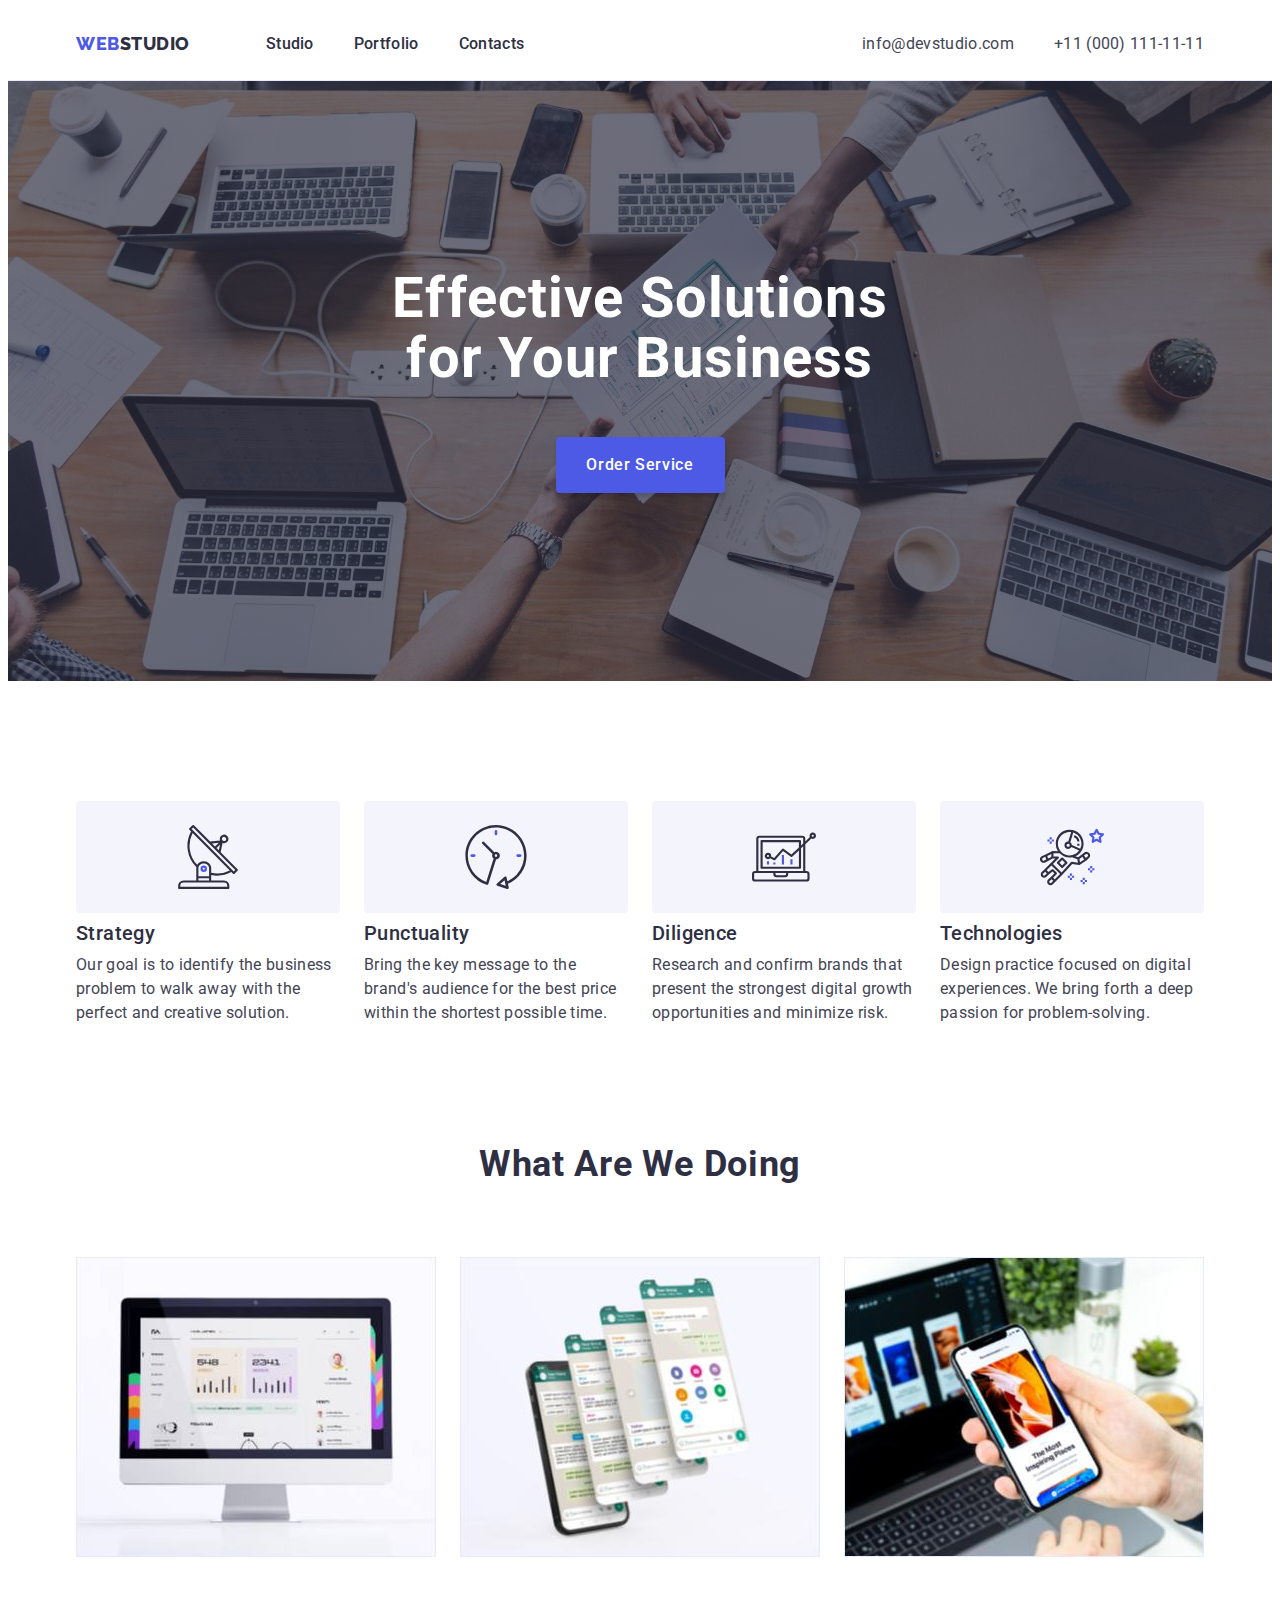
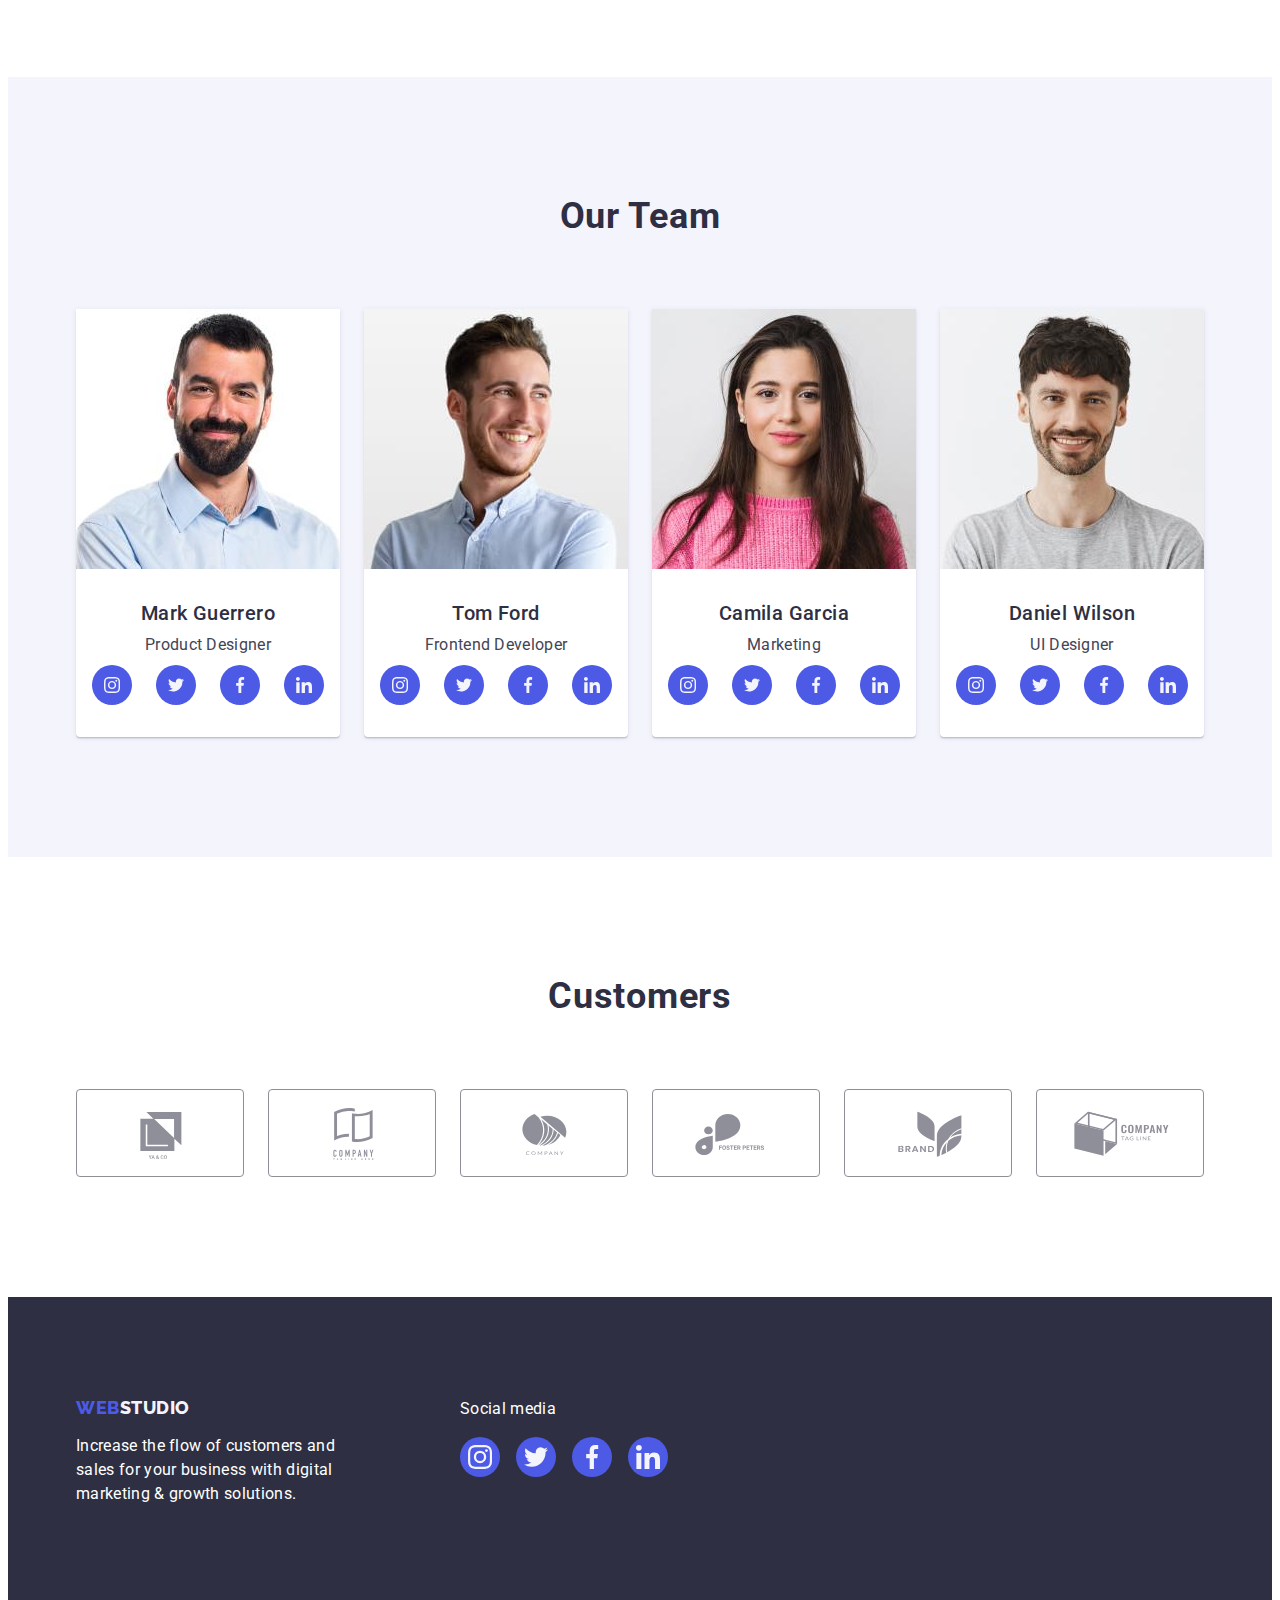
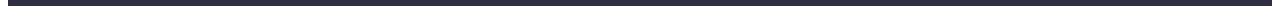
<file: index.html>
<!DOCTYPE html>
<html lang="en">
  <head>
    <meta charset="UTF-8">
    <meta http-equiv="X-UA-Compatible" content="IE=edge">
    <meta name="viewport" content="width=device-width, initial-scale=1.0">
    <title>Document</title>
    <link rel="preconnect" href="https://fonts.googleapis.com">
    <link rel="preconnect" href="https://fonts.gstatic.com" crossorigin>
    <link
      href="https://fonts.googleapis.com/css2?family=Raleway:wght@800&family=Roboto:wght@400;500;700;900&display=swap"
      rel="stylesheet">
    <link
      rel="stylesheet"
      href="https://cdnjs.cloudflare.com/ajax/libs/modern-normalize/1.1.0/modern-normalize.min.css"
      integrity="sha512-wpPYUAdjBVSE4KJnH1VR1HeZfpl1ub8YT/NKx4PuQ5NmX2tKuGu6U/JRp5y+Y8XG2tV+wKQpNHVUX03MfMFn9Q=="
      crossorigin="anonymous"
      referrerpolicy="no-referrer">
    <link rel="stylesheet" href="./css/styles.css">
  </head>
  <body>
    <header class="header">
      <div class="container container-header">
        <nav class="header-navigation">
          <a href="./index.html" class="logo-accent link">
            web<span class="logo-secondary">Studio</span>
          </a>
          <ul class="header-list list">
            <li class="header-item">
              <a href="./index.html" class="header-link link text">Studio</a>
            </li>
            <li class="header-item">
              <a href="./portfolio.html" class="header-link link text"
                >Portfolio</a>
            </li>
            <li class="header-item">
              <a href="" class="header-link link text">Contacts</a>
            </li>
          </ul>
        </nav>
        <address class="header-address">
          <ul class="address-list list">
            <li class="address-item">
              <a href="mailto:info@devstudio.com" class="address-link link text">
                info@devstudio.com</a>
            </li>
            <li class="address-item">
              <a href="tel:+110001111111" class="address-link link text"
                >+11 (000) 111-11-11</a>
            </li>
          </ul>
        </address>
      </div>
    </header>
    <main>
      <section class="hero overlay">
        <div class="container ">
          <h1 class="hero-title">
            Effective Solutions
            for Your Business
          </h1>
          <button type="button" class="hero-button">Order Service</button>
        </div>
      </section>
      <section class="privilege section padding">
        <div class="container">
          <h2 class="privilege-title">privilege</h2>
          <ul class="privilege-list list">
            <li class="privilege-item">
              <div class="privilege-item-icon">
                <svg class="privilege-icon" width="64" height="64">
                  <use href="./images/sprite.svg#icon-antenna"></use>>
                </svg>
              </div>
              <h3 class="privilege-subtitle">Strategy</h3>
              <p class="privilege-item-text text">
                Our goal is to identify the business problem to walk away with
                the perfect and creative solution.
              </p>
            </li>
            <li class="privilege-item">
              <div class="privilege-item-icon">
                <svg class="privilege-icon" width="64" height="64">
                  <use href="./images/sprite.svg#icon-clock"></use>>
                </svg>
              </div>
              <h3 class="privilege-subtitle">Punctuality</h3>
              <p class="privilege-item-text text">
                Bring the key message to the brand's audience for the best price
                within the shortest possible time.
              </p>
            </li>
            <li class="privilege-item">
              <div class="privilege-item-icon">
                <svg class="privilege-icon" width="64" height="64">
                  <use href="./images/sprite.svg#icon-diagram"></use>>
                </svg>
              </div>
              <h3 class="privilege-subtitle">Diligence</h3>
              <p class="privilege-item-text text">
                Research and confirm brands that present the strongest digital
                growth opportunities and minimize risk.
              </p>
            </li>
            <li class="privilege-item">
              <div class="privilege-item-icon">
                <svg class="privilege-icon" width="64" height="64">
                  <use href="./images/sprite.svg#icon-astronaut"></use>>
                </svg>
              </div>
              <h3 class="privilege-subtitle">Technologies</h3>
              <p class="privilege-item-text text">
                Design practice focused on digital experiences. We bring forth a
                deep passion for problem-solving.
              </p>
            </li>
          </ul>
        </div>
      </section>
      <section class="services section padding">
        <div class="container">
          <h2 class="services-title">What are we doing</h2>
          <ul class="services-list list">
            <li class="services-item">
              <img src="./images/rectangle1.jpg" alt="computer" width="360">
            </li>
            <li class="services-item">
              <img src="./images/rectangle2.jpg" alt="smartphone" width="360">
            </li>
            <li class="services-item">
              <img src="./images/rectangle3.jpg" alt="laptop" width="360">
            </li>
          </ul>
        </div>
      </section>
      <section class="team section padding">
        <div class="container">
          <h2 class="team-title">Our Team</h2>
          <ul class="team-list list">
            <li class="team-item">
              <img
                src="./images/1mark_guerrero.jpg"
                alt="Product Designer"
                width="264">
              <div class="team-container">
                <h3 class="team-subtitle">Mark Guerrero</h3>
                <p class="team-item-text text">Product Designer</p>
                <ul class="team-soc-list list">
                  <li class="team-soc-item">
                    <a href="" class="team-soc-link link">
                    <svg class="team-soc-icon" width="16" height="16">
                      <use href="./images/sprite.svg#icon-instagram"></use>
                    </svg>
                  </a>
                  </li>
                  <li class="team-soc-item">
                    <a href="" class="team-soc-link link">
                      <svg class="team-soc-icon" width="16" height="16">
                      <use href="./images/sprite.svg#icon-twitter"></use>
                    </svg>
                    </a>
                  </li>
                  <li class="team-soc-item">
                    <a href="" class="team-soc-link link">
                      <svg class="team-soc-icon" width="16" height="16">
                        <use href="./images/sprite.svg#icon-facebook"></use>
                      </svg>
                    </a>
                  </li>
                  <li class="team-soc-item">
                    <a href="" class="team-soc-link link">
                      <svg class="team-soc-icon" width="16" height="16">
                        <use href="./images/sprite.svg#icon-linkedin"></use>
                      </svg>
                    </a>
                  </li>
                </ul>
              </div>
            </li>
            <li class="team-item">
              <img
                src="./images/2tom_ford.jpg"
                alt="Frontend Developer"
                width="264">
              <div class="team-container">
                <h3 class="team-subtitle">Tom Ford</h3>
                <p class="team-item-text text">Frontend Developer</p>
                <ul class="team-soc-list list">
                  <li class="team-soc-item">
                    <a href="" class="team-soc-link link">
                    <svg class="team-soc-icon" width="16" height="16">
                      <use href="./images/sprite.svg#icon-instagram"></use>
                    </svg>
                  </a>
                  </li>
                  <li class="team-soc-item">
                    <a href="" class="team-soc-link link">
                      <svg class="team-soc-icon" width="16" height="16">
                      <use href="./images/sprite.svg#icon-twitter"></use>
                    </svg>
                    </a>
                  </li>
                  <li class="team-soc-item">
                    <a href="" class="team-soc-link link">
                      <svg class="team-soc-icon" width="16" height="16">
                        <use href="./images/sprite.svg#icon-facebook"></use>
                      </svg>
                    </a>
                  </li>
                  <li class="team-soc-item">
                    <a href="" class="team-soc-link link">
                      <svg class="team-soc-icon" width="16" height="16">
                        <use href="./images/sprite.svg#icon-linkedin"></use>
                      </svg>
                    </a>
                  </li>
                </ul>
              </div>
            </li>
            <li class="team-item">
              <img
                src="./images/3camila_garcia.jpg"
                alt="Marketing"
                width="264">
              <div class="team-container">
                <h3 class="team-subtitle">Camila Garcia</h3>
                <p class="team-item-text text">Marketing</p>
                <ul class="team-soc-list list">
                  <li class="team-soc-item">
                    <a href="" class="team-soc-link link">
                    <svg class="team-soc-icon" width="16" height="16">
                      <use href="./images/sprite.svg#icon-instagram"></use>
                    </svg>
                  </a>
                  </li>
                  <li class="team-soc-item">
                    <a href="" class="team-soc-link link">
                      <svg class="team-soc-icon" width="16" height="16">
                      <use href="./images/sprite.svg#icon-twitter"></use>
                    </svg>
                    </a>
                  </li>
                  <li class="team-soc-item">
                    <a href="" class="team-soc-link link">
                      <svg class="team-soc-icon" width="16" height="16">
                        <use href="./images/sprite.svg#icon-facebook"></use>
                      </svg>
                    </a>
                  </li>
                  <li class="team-soc-item">
                    <a href="" class="team-soc-link link">
                      <svg class="team-soc-icon" width="16" height="16">
                        <use href="./images/sprite.svg#icon-linkedin"></use>
                      </svg>
                    </a>
                  </li>
                </ul>
              </div>
            </li>
            <li class="team-item">
              <img
                src="./images/4daniel_wilson.jpg"
                alt="UI Designer"
                width="264">
              <div class="team-container">
                <h3 class="team-subtitle">Daniel Wilson</h3>
                <p class="team-item-text text">UI Designer</p>
                <ul class="team-soc-list list">
                  <li class="team-soc-item">
                    <a href="" class="team-soc-link link">
                    <svg class="team-soc-icon" width="16" height="16">
                      <use href="./images/sprite.svg#icon-instagram"></use>
                    </svg>
                  </a>
                  </li>
                  <li class="team-soc-item">
                    <a href="" class="team-soc-link link">
                      <svg class="team-soc-icon" width="16" height="16">
                      <use href="./images/sprite.svg#icon-twitter"></use>
                    </svg>
                    </a>
                  </li>
                  <li class="team-soc-item">
                    <a href="" class="team-soc-link link">
                      <svg class="team-soc-icon" width="16" height="16">
                        <use href="./images/sprite.svg#icon-facebook"></use>
                      </svg>
                    </a>
                  </li>
                  <li class="team-soc-item">
                    <a href="" class="team-soc-link link">
                      <svg class="team-soc-icon" width="16" height="16">
                        <use href="./images/sprite.svg#icon-linkedin"></use>
                      </svg>
                    </a>
                  </li>
                </ul>
              </div>
            </li>
          </ul>
        </div>
      </section>
      <section class="customers section padding">
        <div class="container">
          <h2 class="customers-title">Customers</h2>
          <ul class="customers-list list">
            <li class="customers-item">
              <a href="" class="customers-link link">
                <svg class="customers-icon" width="104" height="56">
                  <use href="./images/sprite.svg#icon-ogo1"></use>
                </svg>
              </a>
            </li>
            <li class="customers-item">
              <a href="" class="customers-link link">
                <svg class="customers-icon" width="104" height="56">
                  <use href="./images/sprite.svg#icon-ogo2"></use>
                </svg>
              </a>
            </li>
            <li class="customers-item">
              <a href="" class="customers-link link">
                <svg class="customers-icon" width="104" height="56">
                  <use href="./images/sprite.svg#icon-ogo3"></use>
                </svg>
              </a>
            </li>
            <li class="customers-item">
              <a href="" class="customers-link link">
                <svg class="customers-icon" width="104" height="56">
                  <use href="./images/sprite.svg#icon-ogo4"></use>
                </svg>
              </a>
            </li>
            <li class="customers-item">
              <a href="" class="customers-link link">
                <svg class="customers-icon" width="104" height="56">
                  <use href="./images/sprite.svg#icon-ogo5"></use>
                </svg>
              </a>
            </li>
            <li class="customers-item">
              <a href="" class="customers-link link">
                <svg class="customers-icon" width="104" height="56">
                  <use href="./images/sprite.svg#icon-ogo6"></use>
                </svg>
              </a>
            </li>
          </ul>
        </div>
      </section>
    </main>
    <footer class="footer">
      <div class="container footer-container">
        <div class="container-logo">
        <a href="./index.html" class="logo-accent link">
          web<span class="logo-footer-secondary">Studio</span>
        </a>
        <p class="footer-text text">
          Increase the flow of customers and sales for your business with
          digital marketing & growth solutions.
        </p>
      </div>
      <div class="container-soc">
        <p class="footer-soc-text text">Social media</p>
        <ul class="footer-soc-list list">
          <li class="footer-soc-item">
            <a href="" class="footer-soc-link link">
            <svg class="footer-soc-icon" width="24" height="24">
              <use href="./images/sprite.svg#icon-instagram"></use>
            </svg>
          </a>
          </li>
          <li class="footer-soc-item">
            <a href="" class="footer-soc-link link">
              <svg class="footer-soc-icon" width="24" height="24">
              <use href="./images/sprite.svg#icon-twitter"></use>
            </svg>
            </a>
          </li>
          <li class="footer-soc-item">
            <a href="" class="footer-soc-link link">
              <svg class="footer-soc-icon" width="24" height="24">
                <use href="./images/sprite.svg#icon-facebook"></use>
              </svg>
            </a>
          </li>
          <li class="footer-soc-item">
            <a href="" class="footer-soc-link link">
              <svg class="footer-soc-icon" width="24" height="24">
                <use href="./images/sprite.svg#icon-linkedin"></use>
              </svg>
            </a>
          </li>
        </ul>
      </div>
      </div>
      
    </footer>
  </body>
</html>
</file>
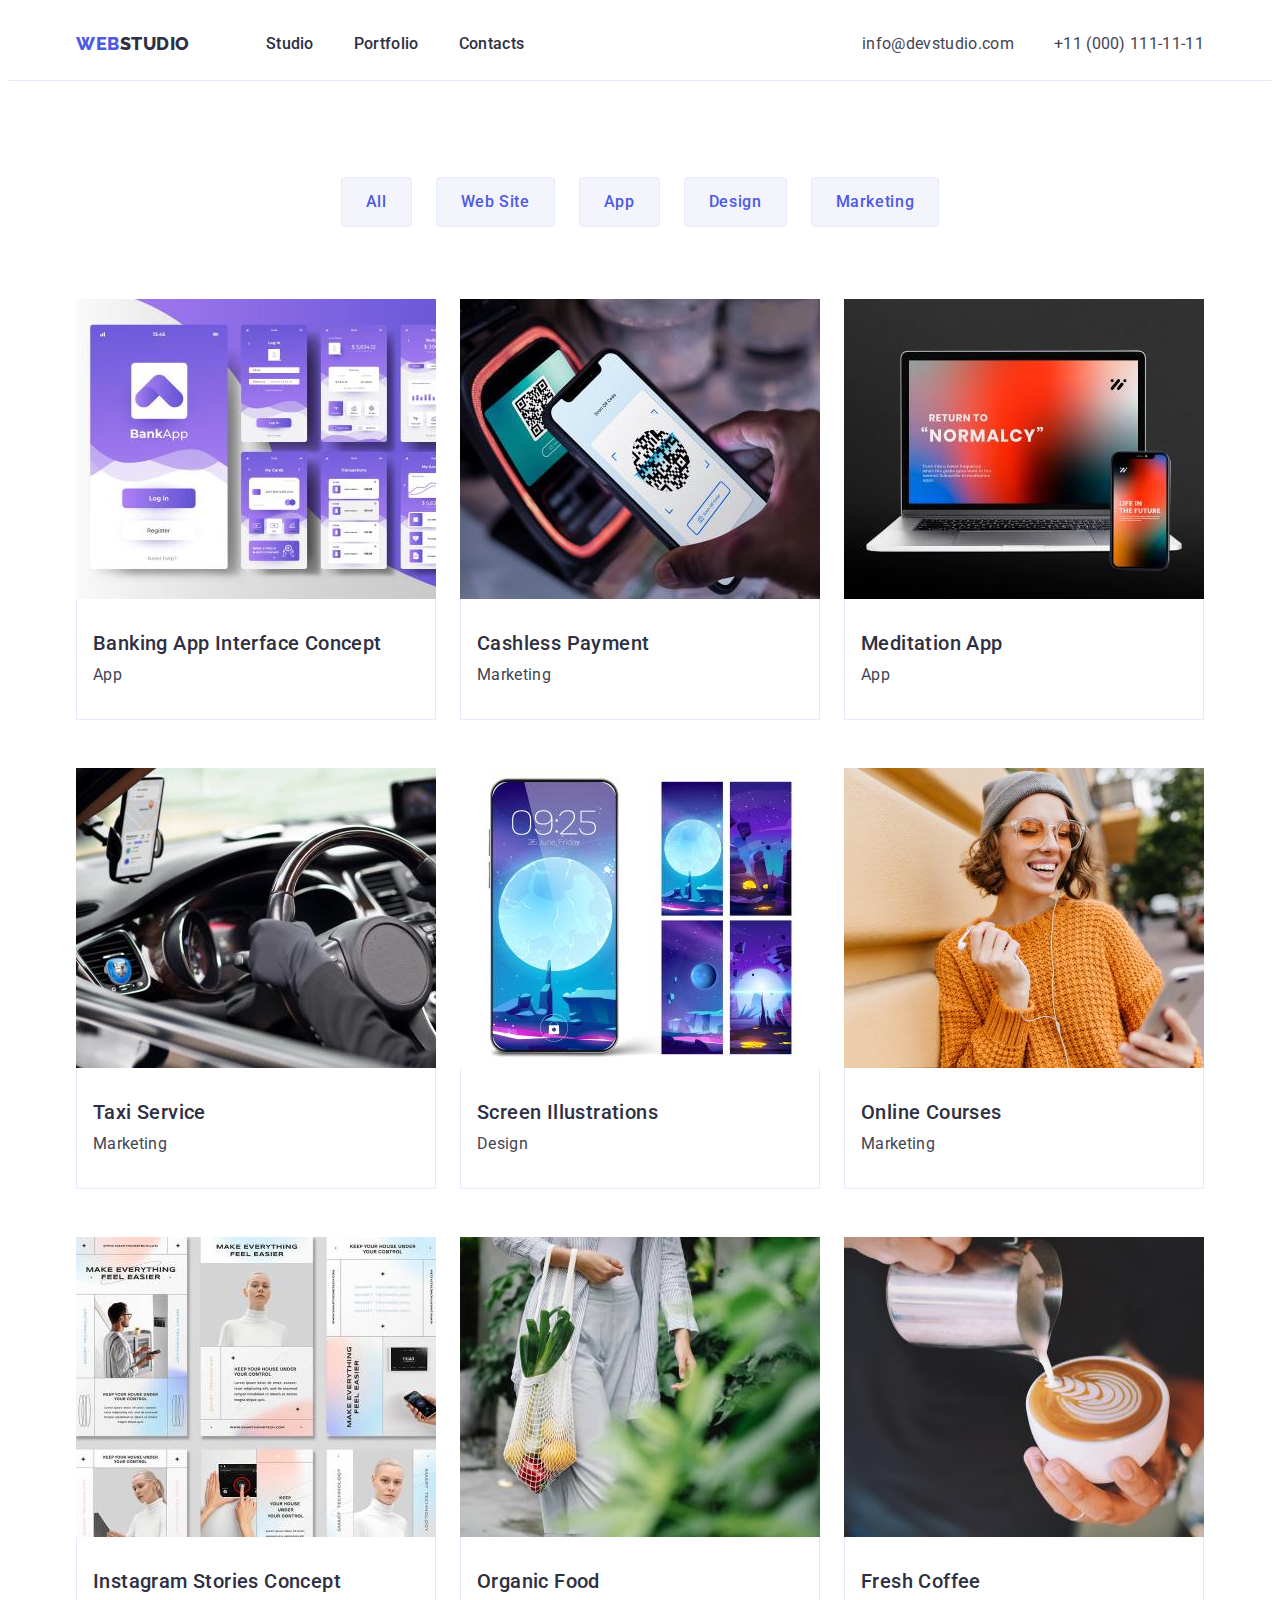
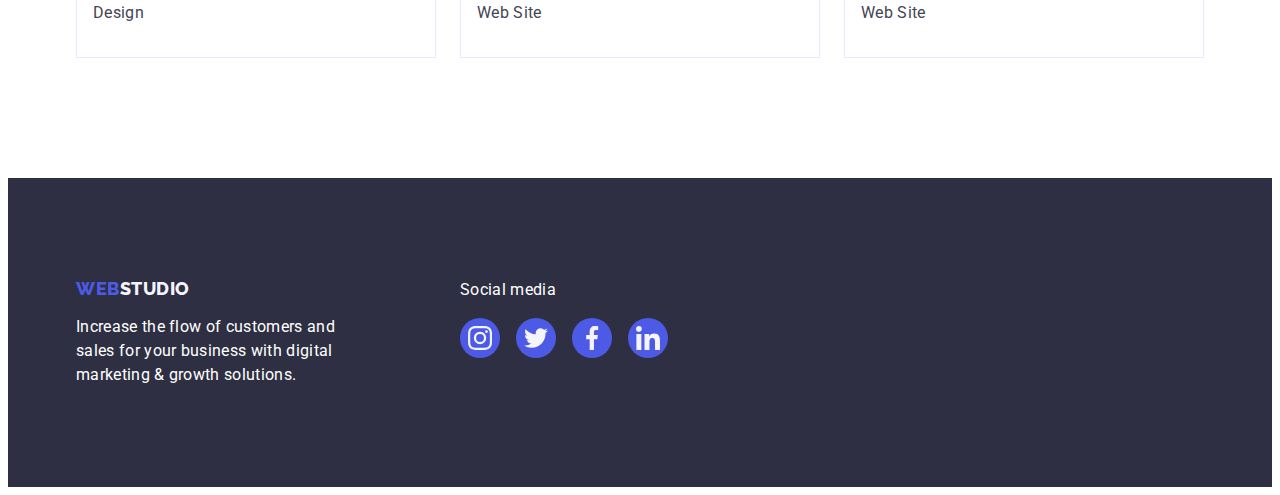
<file: portfolio.html>
<!DOCTYPE html>
<html lang="en">
  <head>
    <meta charset="UTF-8">
    <meta http-equiv="X-UA-Compatible" content="IE=edge">
    <meta name="viewport" content="width=device-width, initial-scale=1.0">
    <title>Document</title>
    <link rel="preconnect" href="https://fonts.googleapis.com">
    <link rel="preconnect" href="https://fonts.gstatic.com" crossorigin>
    <link
      href="https://fonts.googleapis.com/css2?family=Raleway:wght@800&family=Roboto:wght@400;500;700;900&display=swap"
      rel="stylesheet">
    <link rel="stylesheet" href="https://cdnjs.cloudflare.com/ajax/libs/modern-normalize/1.1.0/modern-normalize.min.css" integrity="sha512-wpPYUAdjBVSE4KJnH1VR1HeZfpl1ub8YT/NKx4PuQ5NmX2tKuGu6U/JRp5y+Y8XG2tV+wKQpNHVUX03MfMFn9Q==" crossorigin="anonymous" referrerpolicy="no-referrer">
    <link rel="stylesheet" href="./css/styles.css">
  </head>
  <body>
    <header class="header">
      <div class="container container-header">
        <nav class="header-navigation">
          <a href="./index.html" class="logo-accent link">
            web<span class="logo-secondary">Studio</span>
          </a>
          <ul class="header-list list">
            <li class="header-item">
              <a href="./index.html" class="header-link link text">Studio</a>
            </li>
            <li class="header-item">
              <a href="./portfolio.html" class="header-link link text"
                >Portfolio</a>
            </li>
            <li class="header-item">
              <a href="" class="header-link link text">Contacts</a>
            </li>
          </ul>
        </nav>
        <address class="header-address">
          <ul class="address-list list">
            <li class="address-item">
              <a href="mailto:info@devstudio.com" class="address-link link text">
                info@devstudio.com</a>
            </li>
            <li class="address-item">
              <a href="tel:+110001111111" class="address-link link text"
                >+11 (000) 111-11-11</a>
            </li>
          </ul>
        </address>
      </div>
    </header>
    <main>
      <section class="portfolio-services section">
        <div class="container">
          <h1 class="portfolio-title">buttons</h1>
        <ul class="buttons-list list">
          <li class="buttons-item">
            <button type="button" class="btn buttons-btn">All</button>
          </li>
          <li class="buttons-item">
            <button type="button" class="btn buttons-btn">Web Site</button>
          </li>
          <li class="buttons-item">
            <button type="button" class="btn buttons-btn">App</button>
          </li>
          <li class="buttons-item">
            <button type="button" class="btn buttons-btn">Design</button>
          </li>
          <li class="buttons-item">
            <button type="button" class="btn buttons-btn">Marketing</button>
          </li>
        </ul>
        <ul class="portfolio-list list">
          <li class="portfolio-item">
            <a href="" class="portfolio-link link">
              <img src="./images/banking1.jpg" alt="App" width="360">
              <div class="service-block">
                <h2 class="portfolio-subtitle">Banking App Interface Concept</h2>
                <p class="portfolio-item-text text">App</p>
              </div>
            </a>
          </li>
          <li class="portfolio-item">
            <a href="" class="portfolio-link link">
              <img src="./images/cashless_payment2.jpg" alt="Marketing" width="360">
              <div class="service-block">
                <h2 class="portfolio-subtitle">Cashless Payment</h2>
                <p class="portfolio-item-text text">Marketing</p>
              </div>
            </a>
          </li>
          <li class="portfolio-item">
            <a href="" class="portfolio-link link">
              <img src="./images/meditation3.jpg" alt="App" width="360">
              <div class="service-block">
                <h2 class="portfolio-subtitle">Meditation App</h2>
                <p class="portfolio-item-text text">App</p>
              </div>
            </a>
          </li>
          <li class="portfolio-item">
            <a href="" class="portfolio-link link">
              <img src="./images/taxi4.jpg" alt="Marketing" width="360">
              <div class="service-block">
                <h2 class="portfolio-subtitle">Taxi Service</h2>
                <p class="portfolio-item-text text">Marketing</p>
              </div>
            </a>
          </li>
          <li class="portfolio-item">
            <a href="" class="portfolio-link link">
              <img src="./images/illustrations5.jpg" alt="Design" width="360">
              <div class="service-block">
                <h2 class="portfolio-subtitle">Screen Illustrations</h2>
                <p class="portfolio-item-text text">Design</p>
              </div>
            </a>
          </li>
          <li class="portfolio-item">
            <a href="" class="portfolio-link link">
              <img src="./images/courses6.jpg" alt="Marketing" width="360">
              <div class="service-block">
                <h2 class="portfolio-subtitle">Online Courses</h2>
                <p class="portfolio-item-text text">Marketing</p>
              </div>
            </a>
          </li>
          <li class="portfolio-item">
            <a href="" class="portfolio-link link">
              <img src="./images/instagram7.jpg" alt="Design" width="360">
              <div class="service-block">
                <h2 class="portfolio-subtitle">Instagram Stories Concept</h2>
                <p class="portfolio-item-text text">Design</p>
              </div>
            </a>
          </li>
          <li class="portfolio-item">
            <a href="" class="portfolio-link link">
              <img src="./images/organic_food8.jpg" alt="Web Site" width="360">
              <div class="service-block">
                <h2 class="portfolio-subtitle">Organic Food</h2>
                <p class="portfolio-item-text text">Web Site</p>
              </div>
            </a>
          </li>
          <li class="portfolio-item">
            <a href="" class="portfolio-link link">
              <img src="./images/coffee9.jpg" alt="Web Site" width="360">
              <div class="service-block">
                <h2 class="portfolio-subtitle">Fresh Coffee</h2>
                <p class="portfolio-item-text text">Web Site</p>
              </div>
            </a>
          </li>
        </ul>
        </div>
      </section>
    </main>
    <footer class="footer">
      <div class="container footer-container">
        <div class="container-logo">
        <a href="./index.html" class="logo-accent link">
          web<span class="logo-footer-secondary">Studio</span>
        </a>
        <p class="footer-text text">
          Increase the flow of customers and sales for your business with
          digital marketing & growth solutions.
        </p>
      </div>
      <div class="container-soc">
        <p class="footer-soc-text text">Social media</p>
        <ul class="footer-soc-list list">
          <li class="footer-soc-item">
            <a href="" class="footer-soc-link link">
            <svg class="footer-soc-icon" width="24" height="24">
              <use href="./images/sprite.svg#icon-instagram"></use>
            </svg>
          </a>
          </li>
          <li class="footer-soc-item">
            <a href="" class="footer-soc-link link">
              <svg class="footer-soc-icon" width="24" height="24">
              <use href="./images/sprite.svg#icon-twitter"></use>
            </svg>
            </a>
          </li>
          <li class="footer-soc-item">
            <a href="" class="footer-soc-link link">
              <svg class="footer-soc-icon" width="24" height="24">
                <use href="./images/sprite.svg#icon-facebook"></use>
              </svg>
            </a>
          </li>
          <li class="footer-soc-item">
            <a href="" class="footer-soc-link link">
              <svg class="footer-soc-icon" width="24" height="24">
                <use href="./images/sprite.svg#icon-linkedin"></use>
              </svg>
            </a>
          </li>
        </ul>
      </div>
      </div>
      
    </footer>
  </body>
</html>
</file>
<file: css/styles.css>
html {
  box-sizing: border-box;
}

*,
*::before,
*::after {
  box-sizing: inherit;
}

h1,
h2, 
h3,
h4,
h5,
h6,
p,
ul {
  margin-top: 0;
  margin-bottom: 0;
}

:root {
  --logo-accent: #4d5ae5;
  --logo-secondary: #2e2f42;
  --header-background-color: #ffffff;
  --heroFooter-background-color: #2e2f42;
  --privilegeService-background-color: #e5e5e5;
  --team-background-color: #f4f4fd;
  --teamItem-background-color: #ffffff;
  --title-text-color: #2e2f42;
  --primary-text-color: #434455;
  --heroFooter-text-color: #ffffff;
  --hover-buttonLink-color: #404bbf;
  --hero-button-color: #4d5ae5;
  --buttons-background-color: #f4f4fd;
  --buttons-text-color: #4d5ae5;
  --buttons-border: #e7e9fc;
  --portfolioItem-background-color: #ffffff;
  --portfolioItem-border: #e7e9fc;
  --logo-footer-secondary: #f4f4fd;
  --body-portfolio-text: #434455;
  --haeder-border-bottom: #E7E9FC;
  --bg-gradient-hero: linear-gradient( 
    rgba(46, 47, 66, 0.7), 
    rgba(46, 47, 66, 0.7));
  --soc-icon-hover-team: #404bbf;
  --soc-icon-hover-footer: #31D0AA;
  --customer-icon: #8E8F99;
}

body {
  font-family: "Roboto", sans-serif;
  color: var(--body-portfolio-text);
  background-color: var(--header-background-color)
}

.container {
  width: 1158px;
  padding: 0 15px;
  margin: 0 auto;
  /* outline: 3px solid tomato; */
}

.list {
  margin: 0;
  padding: 0;
  list-style: none;
}

.link {
  text-decoration: none;
}

.text {
  font-family: inherit;
  font-size: 16px;
  line-height: 1.5;
  letter-spacing: 0.02em;
}

.section{
  /* outline: 3px solid tomato; */
  margin-top: 0;
  margin-bottom: 0;
}

.section.padding {
  padding-top: 120px;
  padding-bottom: 120px;
}

.header {
  padding-top: 24px;
  padding-bottom: 24px;
  border-bottom: 1px solid var(--haeder-border-bottom);
}

.container-header {
  display: flex;
  align-items: center;
}

.header-navigation,
.header-address {
  display: flex;
  align-items: center;
}

.logo-accent {
    font-family: "Raleway", sans-serif;
    font-weight: 800;
    font-size: 18px;
    line-height: 1.17;
    letter-spacing: 0.03em;
    text-transform: uppercase;
    color: var(--logo-accent);
}

.logo-accent .link {
  
}

.logo-secondary{
    color: var(--logo-secondary);
}

.header-list {
  margin-left: 76px;
  display: flex;
}

.header-list .header-item:last-child {
  margin-right: 0;
}

.header-list .link {
  display: block;
}

.header-item {
  margin-right: 40px;
}

.header-link {
  font-weight: 500;
  color: var(--title-text-color);
}

.header-link:hover,
.header-link:focus {
  color: var(--hover-buttonLink-color);
}

.header-address {
  margin-left: auto;
}

.address-list {
  font-style: normal;
  display: flex;
}

/* .address-list .address-item:not(:last-child) {
  
  margin-right: 40px;
} */

.address-item {
  margin-right: 40px;
}

.address-list .address-item:last-child {
  margin-right: 0;
}

.address-link {
  font-weight: 400;
  color: var(--primary-text-color);
}

.address-link:hover,
.address-link:focus {
  color: var(--hover-buttonLink-color);
}

.hero {
  padding-top: 188px;
  padding-bottom: 188px;
  text-align: center;
  background-color: var(--heroFooter-background-color);
}

.overlay {
  max-width: 1440px;
  height: 600px;
  margin-left: auto;
  margin-right: auto;
  background-image: var(--bg-gradient-hero), 
  url(../images/peopleoffice.jpg);
  background-repeat: no-repeat;
  background-position: center;
  background-size: cover;

}

.hero-title {
  margin-left: auto;
  margin-right: auto;
  max-width: 496px;
  margin-top: 0;
  margin-bottom: 48px;
  font-family: inherit;
  font-size: 56px;
  line-height: 1.07;
  letter-spacing: 0.02em;
  color: var(--heroFooter-text-color);
}

.hero-button {
  display: block;
  min-width: 169px;
  height: 56px;
  margin: 0 auto;
  font-family: inherit;
  font-weight: 500;
  font-size: 16px;
  line-height: 1.5;
  letter-spacing: 0.04em;
  color: var(--heroFooter-text-color);
  background-color: var(--hero-button-color);
  cursor: pointer;
  /* padding: 16px 32px; */
  border-radius: 4px;
  box-shadow: 0px 4px 4px rgba(0, 0, 0, 0.15);
  border: 0;
}

.hero-button:hover,
.hero-button:focus {
  color: var(--heroFooter-text-color);
  background-color: var(--hover-buttonLink-color);
}

.privilege {
  
}

.privilege-icon {
  

  
}


/* .privilege-item::before {
  display: block;
  content: "";
  height: 112px;
  outline: 3px solid tomato;
  background-size: contain;
  background-position: center;
  background-repeat: no-repeat;
  background-color: var(--logo-footer-secondary);
}

.icon-strategy::before {
  background-image: url(../images/1mark_guerrero.jpg);
}

.icon-punctuality::before {
  background-image: url();
}

.icon-diligence::before {
  background-image: url();
}

.icon-technologies::before {
  background-image: url();
} */

.privilege.section.padding {
  padding-bottom: 0;
}
.privilege-title,
.portfolio-title {
  position: absolute;
  width: 1px;
  height: 1px;
  margin: -1px;
  border: 0;
  padding: 0;
  white-space: nowrap;
  clip-path: inset(100%);
  clip: rect(0 0 0 0);
  overflow: hidden;
}

.privilege-list {
  display: flex;
}

.privilege-item {}

.privilege-item:not(:last-child) {
  margin-right: 24px;
} 

.privilege-subtitle,
.team-subtitle,
.portfolio-subtitle {
  margin-top: 0;
  margin-bottom: 8px;
  font-family: inherit;
  font-weight: 500;
  font-size: 20px;
  line-height: 1.2;
  letter-spacing: 0.02em;
  color: var(--title-text-color);
}

.privilege-item-text {
  margin-top: 0;
  margin-bottom: 0;
  color: var(--primary-text-color);
}

.privilege-item-icon {
  margin-bottom: 8px;
  width: 264px;
  height: 112px;
  background-color: var(--logo-footer-secondary);
  display: flex;
  justify-content: center;
  align-items: center;
  border-radius: 4px;
}

.privilege-icon {
  /* display: flex;
  justify-content: center;
  align-items: center; */
}

.services {
  
}

.services-title,
.team-title,
.customers-title {
  margin-top: 0;
  margin-bottom: 72px;
  font-family: inherit;
  font-size: 36px;
  line-height: 1.11;
  text-align: center;
  letter-spacing: 0.02em;
  text-transform: capitalize;
  color: var(--title-text-color);
}

.services-list {
  display: flex;
  justify-content: space-between;
  margin-bottom: 0;
  
}

.services-item {
  /* width: calc((100% - 48px) / 3); */
}

.services-item:not(:last-child) {
  margin-right: 24px;
}

/* .container.services-item > img {
  display: block;
  max-width: 100%;
  height: auto;
  margin: 0;
} */

.team {
  background-color: var(--team-background-color);
}

.team-list {
  display: flex;
  justify-content: space-between;
}

.team-item {
  width: 264px;
  margin-right: 24px;
  margin-bottom: 0;
  box-shadow: 0px 1px 6px rgba(46, 47, 66, 0.08), 0px 1px 1px rgba(46, 47, 66, 0.16), 0px 2px 1px rgba(46, 47, 66, 0.08);
  border-radius: 0px 0px 4px 4px;
  background-color: var(--teamItem-background-color);
}

.team-item:nth-child(4n) {
  margin-right: 0;
}

.team-container {
  padding: 32px 16px;
  text-align: center;
}

.team-container.team-item > img {
  display: block;
  max-width: 100%;
  height: auto;
}

.team-item-text,
.portfolio-item-text {
  color: var(--primary-text-color);
}

.team-item-text {
  margin-bottom: 8px;
}

.team-soc-list {
  display: flex;
  justify-content: center;
  gap: 24px;
}

.team-soc-item,
.footer-soc-item {
  width: 40px;
  height: 40px;
}

.team-soc-link,
.footer-soc-link {
  display: flex;
  justify-content: center;
  align-items: center;
  width: 100%;
  height: 100%;
  border-radius: 50%;
  background-color: var(--logo-accent);
}

.team-soc-link:hover,
.team-soc-link:focus {
  background-color: var(--soc-icon-hover-team);
}

.team-soc-icon,
.footer-soc-icon {
  fill: var(--buttons-background-color);
}

.customers-list {
  display: flex;
  align-items: center;
  justify-content: space-between;
  gap: 24px;
}

.customers-item {
  width: 168px;
  height: 88px;
}

.customers-link {
  width: 100%;
  height: 100%;
  display: flex;
  justify-content: center;
  align-items: center;
  border: 1px solid currentColor;
  border-radius: 4px;  
  color: var(--customer-icon);
}

.customers-icon {
  fill: currentColor;
}

.customers-link:hover, 
.customers-link:focus {
  color: var(--soc-icon-hover-team);
}

.body-portfolio {
  color: var(--body-portfolio-text);
}

.portfolio-services {
  padding-top: 96px;
  padding-bottom: 120px;
}

.buttons-list {
  justify-content: center;
  display: flex;
  align-items: center;
  list-style: none;
  margin-bottom: 72px;
}

.buttons-item:not(:last-child) {
  margin-right: 24px;
} 

.btn {
  font-family: inherit;
  font-weight: 500;
  font-size: 16px;
  line-height: 1.5;
  letter-spacing: 0.04em;
  background-color: var(--buttons-background-color);
  color: var(--buttons-text-color);
  align-items: center;
  text-align: center;
  padding: 12px 24px;
  border: 1px solid var(--buttons-border);
  border-radius: 4px;
  cursor: pointer;
}

.btn:hover,
.btn:focus {
  color: var(--heroFooter-text-color);
  background-color: var(--hover-buttonLink-color);
  box-shadow: 0px 3px 1px rgba(0, 0, 0, 0.1), 0px 2px 1px rgba(0, 0, 0, 0.08), 0px 2px 2px rgba(0, 0, 0, 0.12);
  border-radius: 4px;
}

.portfolio-list {
  display: flex;
  flex-wrap: wrap;
  gap: 48px 24px;
  
}

.portfolio-item {
  display: flex;
  flex-basis: calc((100% - 48px) / 3);
  
  /* margin-right: 24px; */
  /* margin-bottom: 48px; */
}

/* .portfolio-item {
  gap: 0;
} */

.portfolio-item:nth-child(3n) {
  margin-right: 0;
}

.portfolio-item:nth-last-child(-n+3) {
  margin-bottom: 0;
}

.service-block {
  padding: 32px 0 32px 16px;
  border: 1px solid var(--portfolioItem-border);
  border-top: none;
}

.portfolio-link:hover,
.portfolio-link:focus {
  box-shadow: 0px 1px 6px rgba(46, 47, 66, 0.08), 
  0px 1px 1px rgba(46, 47, 66, 0.16), 
  0px 2px 1px rgba(46, 47, 66, 0.08);
}

/* .container.portfolio-item >img{
  display: block;
  max-width: 100%;
  height: auto;
  margin: 0;
} */

img {
  display: block;
  max-width: 100%;
  height: auto;
  margin: 0
}

.footer {
  padding-top: 100px;
  padding-bottom: 100px;
  background-color: var(--heroFooter-background-color);
}

.footer-container {
  display: flex;
}

.container-logo {
  margin-right: 120px;
}

.logo-footer-secondary {
  color: var(--logo-footer-secondary);
}

.footer-text {
  margin-top: 16px;
  
  width: 264px;
  color: var(--heroFooter-text-color);
}

.footer-soc-text {
  margin-top: 0;
  margin-bottom: 16px;
  color: var(--heroFooter-text-color);
}

.footer-soc-list {
  display: flex;
  justify-content: center;
  gap: 16px;
}

.footer-soc-link:hover,
.footer-soc-link:focus {
  background-color: var(--soc-icon-hover-footer);
}
</file>
